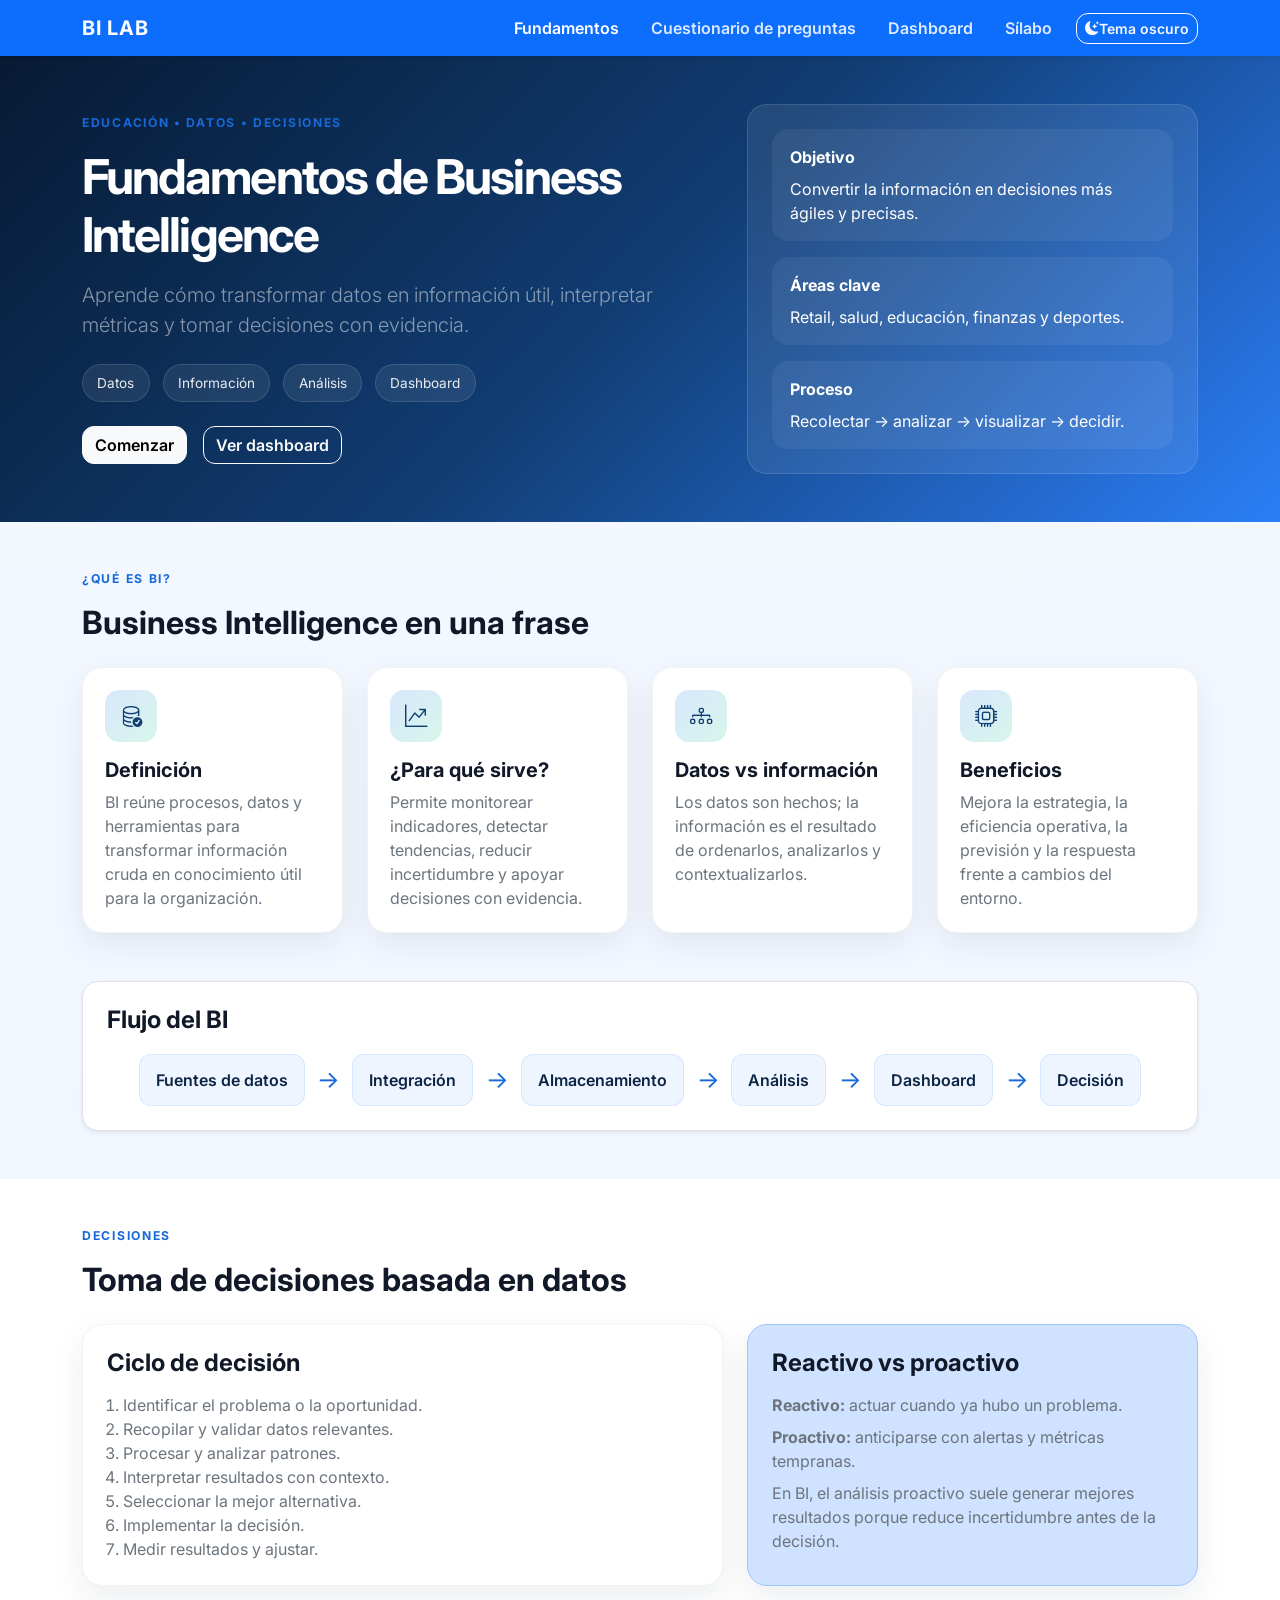
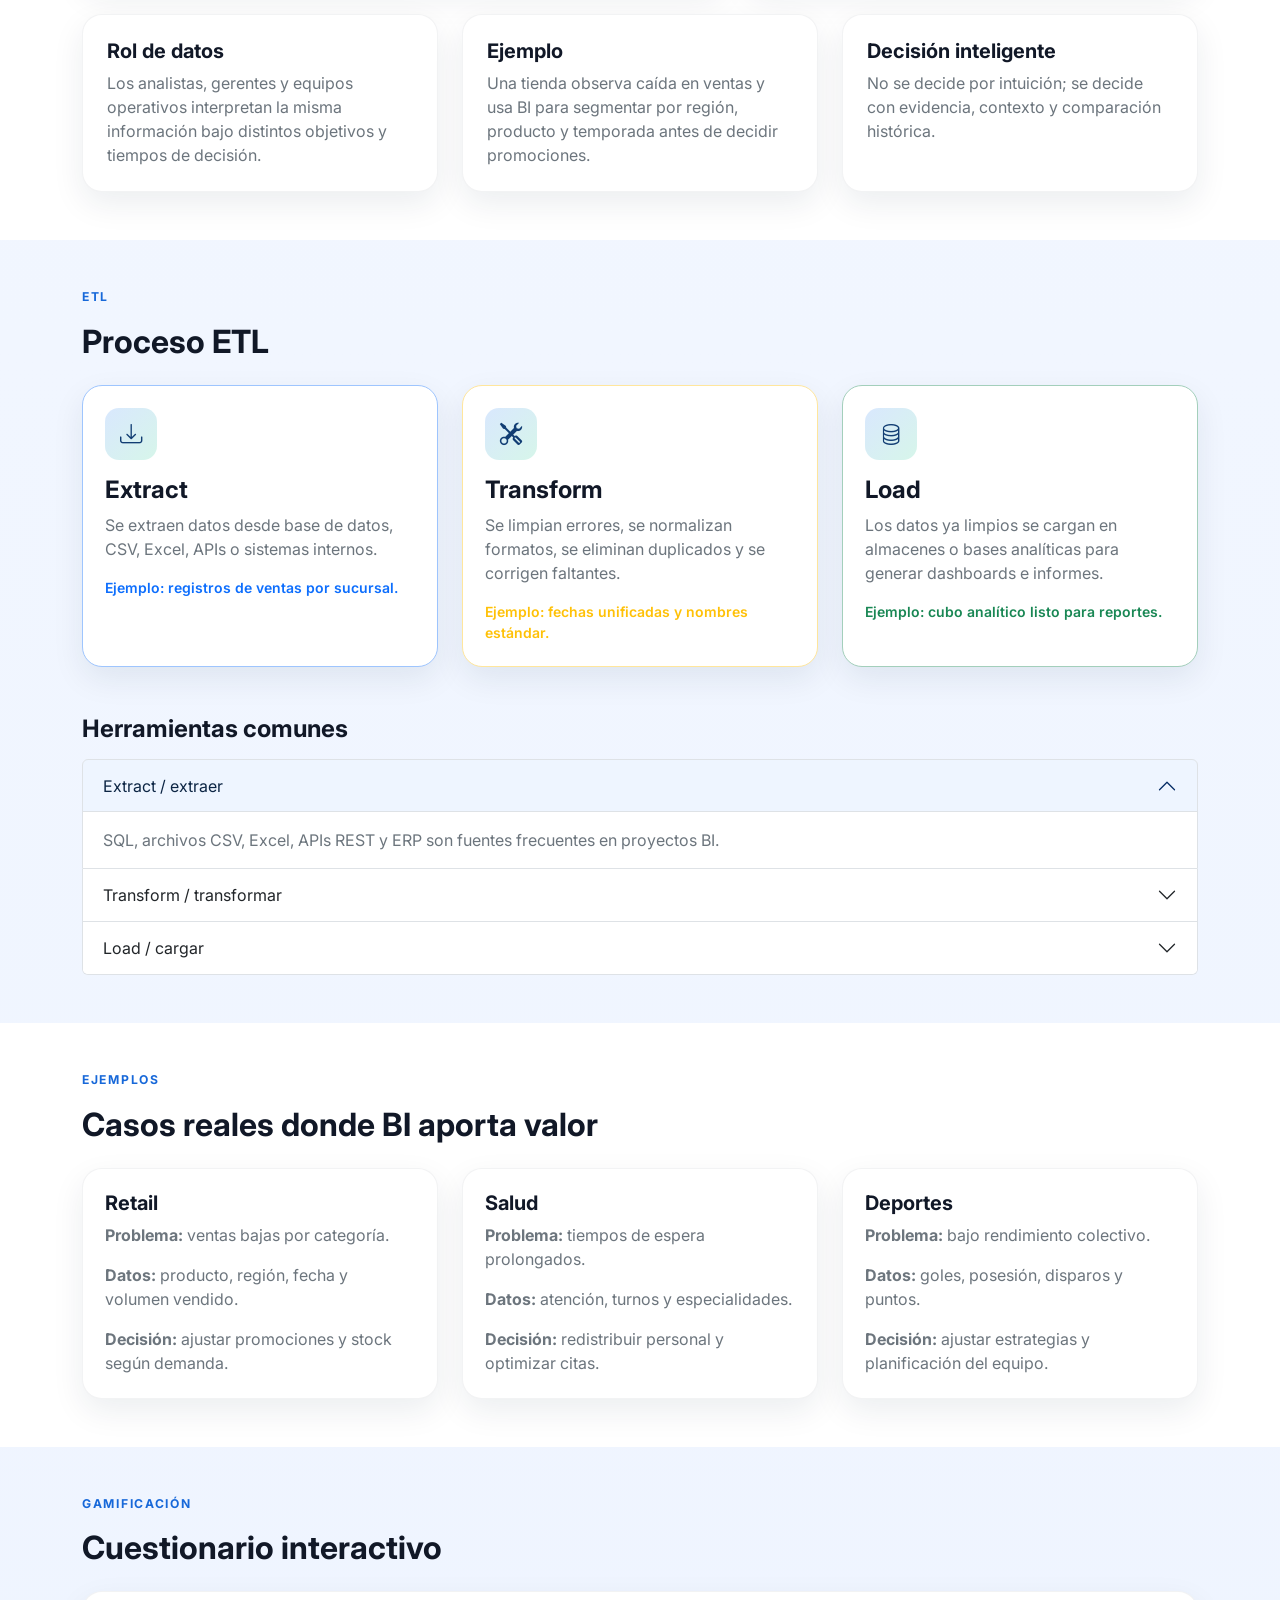
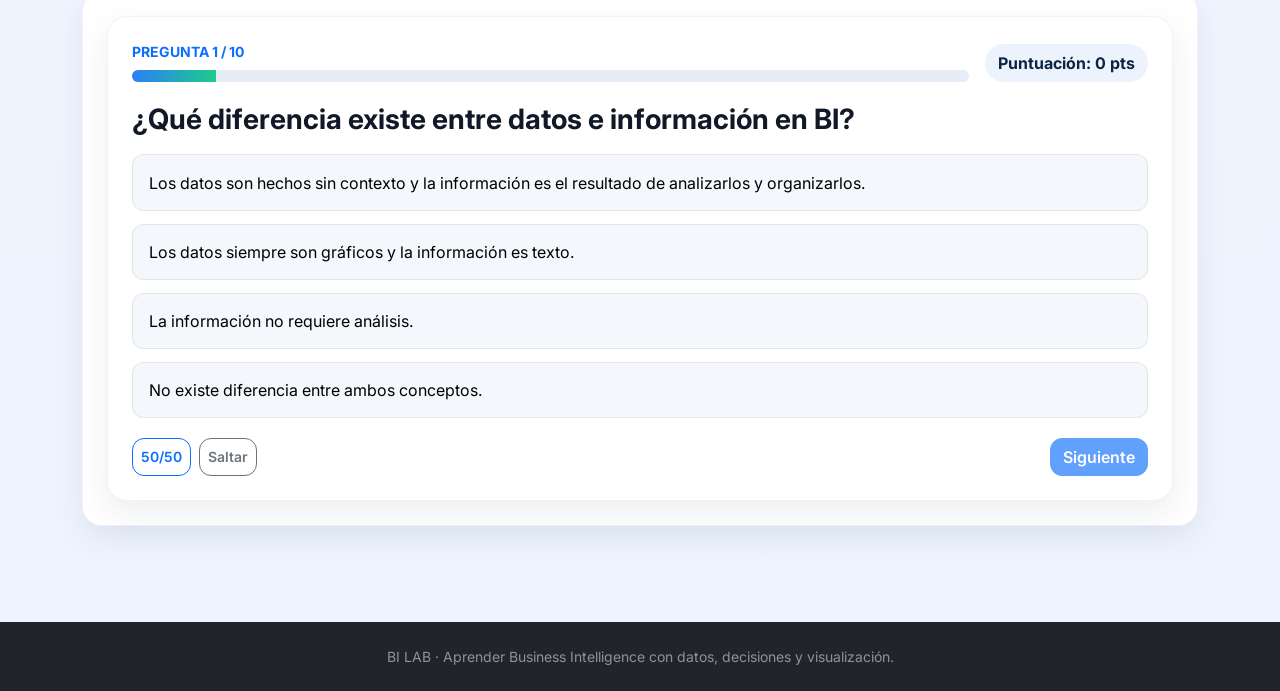
<file: index.html>
<!DOCTYPE html>
<html lang="es">
  <head>
    <meta charset="UTF-8" />
    <meta name="viewport" content="width=device-width, initial-scale=1.0" />
    <meta name="description" content="Material educativo sobre Business Intelligence, ETL, decisiones basadas en datos y dashboard deportivo." />
    <title>BI LAB | Fundamentos de Business Intelligence</title>
    <link rel="preconnect" href="https://fonts.googleapis.com" />
    <link rel="preconnect" href="https://fonts.gstatic.com" crossorigin />
    <link href="https://fonts.googleapis.com/css2?family=Inter:wght@400;500;600;700;800&display=swap" rel="stylesheet" />
    <link href="https://cdn.jsdelivr.net/npm/bootstrap@5.3.3/dist/css/bootstrap.min.css" rel="stylesheet" />
    <link href="https://cdn.jsdelivr.net/npm/bootstrap-icons@1.11.3/font/bootstrap-icons.min.css" rel="stylesheet" />
    <link rel="stylesheet" href="css/styles.css" />
    <link rel="stylesheet" href="css/index.css" />
  </head>
  <body>
    <nav class="navbar navbar-expand-lg navbar-dark bg-primary sticky-top shadow-sm">
      <div class="container">
        <a class="navbar-brand fw-bold" href="index.html">BI LAB</a>
        <button class="navbar-toggler" type="button" data-bs-toggle="collapse" data-bs-target="#mainNav" aria-controls="mainNav" aria-expanded="false" aria-label="Abrir menú">
          <span class="navbar-toggler-icon"></span>
        </button>
        <div class="collapse navbar-collapse" id="mainNav">
          <ul class="navbar-nav ms-auto align-items-lg-center gap-lg-3">
            <li class="nav-item"><a class="nav-link active" href="#bi-section">Fundamentos</a></li>
            <li class="nav-item"><a class="nav-link" href="#quiz-section">Cuestionario de preguntas</a></li>
            <li class="nav-item"><a class="nav-link" href="dashboard.html">Dashboard</a></li>
            <li class="nav-item"><a class="nav-link" href="silabo.html">Sílabo</a></li>
            <li class="nav-item">
              <button id="themeToggle" class="btn btn-outline-light btn-sm" type="button" aria-label="Cambiar a tema oscuro">
                <i class="bi bi-moon-stars-fill" aria-hidden="true"></i>
                <span>Tema oscuro</span>
              </button>
            </li>
          </ul>
        </div>
      </div>
    </nav>

    <header class="hero-section">
      <div class="container">
        <div class="row align-items-center g-4">
          <div class="col-lg-7 hero-content">
            <p class="section-label">Educación • Datos • Decisiones</p>
            <h1 class="display-5 fw-bold">Fundamentos de Business Intelligence</h1>
            <p class="lead mt-3 text-white-50">
              Aprende cómo transformar datos en información útil, interpretar métricas y tomar decisiones con evidencia.
            </p>
            <div class="hero-badges mt-4">
              <span>Datos</span>
              <span>Información</span>
              <span>Análisis</span>
              <span>Dashboard</span>
            </div>
            <div class="mt-4 d-flex flex-wrap gap-3">
              <a href="#bi-section" class="btn btn-light fw-semibold">Comenzar</a>
              <a href="dashboard.html" class="btn btn-outline-light fw-semibold">Ver dashboard</a>
            </div>
          </div>
          <div class="col-lg-5">
            <div class="hero-panel">
              <div class="info-box">
                <strong>Objetivo</strong>
                <p class="mb-0 mt-2">Convertir la información en decisiones más ágiles y precisas.</p>
              </div>
              <div class="info-box">
                <strong>Áreas clave</strong>
                <p class="mb-0 mt-2">Retail, salud, educación, finanzas y deportes.</p>
              </div>
              <div class="info-box">
                <strong>Proceso</strong>
                <p class="mb-0 mt-2">Recolectar → analizar → visualizar → decidir.</p>
              </div>
            </div>
          </div>
        </div>
      </div>
    </header>

    <main>
      <section id="bi-section" class="py-5">
        <div class="container">
          <div class="mb-4">
            <p class="section-label">¿Qué es BI?</p>
            <h2 class="fw-bold">Business Intelligence en una frase</h2>
          </div>

          <div class="row g-4">
            <div class="col-md-6 col-xl-3">
              <article class="feature-card h-100">
                <div class="icon-wrap"><i class="bi bi-database-check"></i></div>
                <h3 class="h5 fw-bold">Definición</h3>
                <p class="text-secondary mb-0">BI reúne procesos, datos y herramientas para transformar información cruda en conocimiento útil para la organización.</p>
              </article>
            </div>
            <div class="col-md-6 col-xl-3">
              <article class="feature-card h-100">
                <div class="icon-wrap"><i class="bi bi-graph-up-arrow"></i></div>
                <h3 class="h5 fw-bold">¿Para qué sirve?</h3>
                <p class="text-secondary mb-0">Permite monitorear indicadores, detectar tendencias, reducir incertidumbre y apoyar decisiones con evidencia.</p>
              </article>
            </div>
            <div class="col-md-6 col-xl-3">
              <article class="feature-card h-100">
                <div class="icon-wrap"><i class="bi bi-diagram-3"></i></div>
                <h3 class="h5 fw-bold">Datos vs información</h3>
                <p class="text-secondary mb-0">Los datos son hechos; la información es el resultado de ordenarlos, analizarlos y contextualizarlos.</p>
              </article>
            </div>
            <div class="col-md-6 col-xl-3">
              <article class="feature-card h-100">
                <div class="icon-wrap"><i class="bi bi-cpu"></i></div>
                <h3 class="h5 fw-bold">Beneficios</h3>
                <p class="text-secondary mb-0">Mejora la estrategia, la eficiencia operativa, la previsión y la respuesta frente a cambios del entorno.</p>
              </article>
            </div>
          </div>

          <div class="mt-5 p-4 bg-white rounded-4 shadow-sm border">
            <h3 class="h4 fw-bold mb-3">Flujo del BI</h3>
            <div class="step-flow" aria-label="Flujo de Business Intelligence">
              <span class="step">Fuentes de datos</span>
              <span class="arrow">→</span>
              <span class="step">Integración</span>
              <span class="arrow">→</span>
              <span class="step">Almacenamiento</span>
              <span class="arrow">→</span>
              <span class="step">Análisis</span>
              <span class="arrow">→</span>
              <span class="step">Dashboard</span>
              <span class="arrow">→</span>
              <span class="step">Decisión</span>
            </div>
          </div>
        </div>
      </section>

      <section class="py-5 bg-white">
        <div class="container">
          <div class="mb-4">
            <p class="section-label">Decisiones</p>
            <h2 class="fw-bold">Toma de decisiones basada en datos</h2>
          </div>

          <div class="row g-4 align-items-stretch">
            <div class="col-lg-7">
              <div class="feature-card p-4 h-100">
                <h3 class="h4 fw-bold mb-3">Ciclo de decisión</h3>
                <ol class="mb-0 ps-3 text-secondary">
                  <li>Identificar el problema o la oportunidad.</li>
                  <li>Recopilar y validar datos relevantes.</li>
                  <li>Procesar y analizar patrones.</li>
                  <li>Interpretar resultados con contexto.</li>
                  <li>Seleccionar la mejor alternativa.</li>
                  <li>Implementar la decisión.</li>
                  <li>Medir resultados y ajustar.</li>
                </ol>
              </div>
            </div>
            <div class="col-lg-5">
              <div class="feature-card p-4 h-100 bg-primary-subtle border-primary-subtle">
                <h3 class="h4 fw-bold mb-3">Reactivo vs proactivo</h3>
                <p class="text-secondary mb-2"><strong>Reactivo:</strong> actuar cuando ya hubo un problema.</p>
                <p class="text-secondary mb-2"><strong>Proactivo:</strong> anticiparse con alertas y métricas tempranas.</p>
                <p class="text-secondary mb-0">En BI, el análisis proactivo suele generar mejores resultados porque reduce incertidumbre antes de la decisión.</p>
              </div>
            </div>
          </div>

          <div class="row g-4 mt-1">
            <div class="col-md-4">
              <div class="feature-card h-100 p-4">
                <h3 class="h5 fw-bold">Rol de datos</h3>
                <p class="text-secondary mb-0">Los analistas, gerentes y equipos operativos interpretan la misma información bajo distintos objetivos y tiempos de decisión.</p>
              </div>
            </div>
            <div class="col-md-4">
              <div class="feature-card h-100 p-4">
                <h3 class="h5 fw-bold">Ejemplo</h3>
                <p class="text-secondary mb-0">Una tienda observa caída en ventas y usa BI para segmentar por región, producto y temporada antes de decidir promociones.</p>
              </div>
            </div>
            <div class="col-md-4">
              <div class="feature-card h-100 p-4">
                <h3 class="h5 fw-bold">Decisión inteligente</h3>
                <p class="text-secondary mb-0">No se decide por intuición; se decide con evidencia, contexto y comparación histórica.</p>
              </div>
            </div>
          </div>
        </div>
      </section>

      <section class="py-5">
        <div class="container">
          <div class="mb-4">
            <p class="section-label">ETL</p>
            <h2 class="fw-bold">Proceso ETL</h2>
          </div>

          <div class="row g-4">
            <div class="col-md-4">
              <article class="etl-card border-primary-subtle">
                <div class="icon-wrap"><i class="bi bi-download"></i></div>
                <h3 class="h4 fw-bold">Extract</h3>
                <p class="text-secondary">Se extraen datos desde base de datos, CSV, Excel, APIs o sistemas internos.</p>
                <div class="small text-primary fw-semibold">Ejemplo: registros de ventas por sucursal.</div>
              </article>
            </div>
            <div class="col-md-4">
              <article class="etl-card border-warning-subtle">
                <div class="icon-wrap"><i class="bi bi-tools"></i></div>
                <h3 class="h4 fw-bold">Transform</h3>
                <p class="text-secondary">Se limpian errores, se normalizan formatos, se eliminan duplicados y se corrigen faltantes.</p>
                <div class="small text-warning fw-semibold">Ejemplo: fechas unificadas y nombres estándar.</div>
              </article>
            </div>
            <div class="col-md-4">
              <article class="etl-card border-success-subtle">
                <div class="icon-wrap"><i class="bi bi-database"></i></div>
                <h3 class="h4 fw-bold">Load</h3>
                <p class="text-secondary">Los datos ya limpios se cargan en almacenes o bases analíticas para generar dashboards e informes.</p>
                <div class="small text-success fw-semibold">Ejemplo: cubo analítico listo para reportes.</div>
              </article>
            </div>
          </div>

          <div class="mt-5">
            <h3 class="h4 fw-bold mb-3">Herramientas comunes</h3>
            <div class="accordion" id="etlAccordion">
              <div class="accordion-item">
                <h2 class="accordion-header" id="headingOne">
                  <button class="accordion-button" type="button" data-bs-toggle="collapse" data-bs-target="#collapseOne" aria-expanded="true" aria-controls="collapseOne">
                    Extract / extraer
                  </button>
                </h2>
                <div id="collapseOne" class="accordion-collapse collapse show" aria-labelledby="headingOne" data-bs-parent="#etlAccordion">
                  <div class="accordion-body text-secondary">
                    SQL, archivos CSV, Excel, APIs REST y ERP son fuentes frecuentes en proyectos BI.
                  </div>
                </div>
              </div>
              <div class="accordion-item">
                <h2 class="accordion-header" id="headingTwo">
                  <button class="accordion-button collapsed" type="button" data-bs-toggle="collapse" data-bs-target="#collapseTwo" aria-expanded="false" aria-controls="collapseTwo">
                    Transform / transformar
                  </button>
                </h2>
                <div id="collapseTwo" class="accordion-collapse collapse" aria-labelledby="headingTwo" data-bs-parent="#etlAccordion">
                  <div class="accordion-body text-secondary">
                    El objetivo es garantizar calidad de datos: eliminar duplicados, corregir valores nulos y normalizar categorías.
                  </div>
                </div>
              </div>
              <div class="accordion-item">
                <h2 class="accordion-header" id="headingThree">
                  <button class="accordion-button collapsed" type="button" data-bs-toggle="collapse" data-bs-target="#collapseThree" aria-expanded="false" aria-controls="collapseThree">
                    Load / cargar
                  </button>
                </h2>
                <div id="collapseThree" class="accordion-collapse collapse" aria-labelledby="headingThree" data-bs-parent="#etlAccordion">
                  <div class="accordion-body text-secondary">
                    Una vez limpios, los datos pasan a un data warehouse o modelo analítico listo para reportes y dashboards.
                  </div>
                </div>
              </div>
            </div>
          </div>
        </div>
      </section>

      <section class="py-5 bg-white">
        <div class="container">
          <div class="mb-4">
            <p class="section-label">Ejemplos</p>
            <h2 class="fw-bold">Casos reales donde BI aporta valor</h2>
          </div>

          <div class="row g-4">
            <div class="col-md-6 col-xl-4">
              <article class="case-card h-100">
                <h3 class="h5 fw-bold">Retail</h3>
                <p class="text-secondary"><strong>Problema:</strong> ventas bajas por categoría.</p>
                <p class="text-secondary"><strong>Datos:</strong> producto, región, fecha y volumen vendido.</p>
                <p class="text-secondary mb-0"><strong>Decisión:</strong> ajustar promociones y stock según demanda.</p>
              </article>
            </div>
            <div class="col-md-6 col-xl-4">
              <article class="case-card h-100">
                <h3 class="h5 fw-bold">Salud</h3>
                <p class="text-secondary"><strong>Problema:</strong> tiempos de espera prolongados.</p>
                <p class="text-secondary"><strong>Datos:</strong> atención, turnos y especialidades.</p>
                <p class="text-secondary mb-0"><strong>Decisión:</strong> redistribuir personal y optimizar citas.</p>
              </article>
            </div>
            <div class="col-md-6 col-xl-4">
              <article class="case-card h-100">
                <h3 class="h5 fw-bold">Deportes</h3>
                <p class="text-secondary"><strong>Problema:</strong> bajo rendimiento colectivo.</p>
                <p class="text-secondary"><strong>Datos:</strong> goles, posesión, disparos y puntos.</p>
                <p class="text-secondary mb-0"><strong>Decisión:</strong> ajustar estrategias y planificación del equipo.</p>
              </article>
            </div>
          </div>
        </div>
      </section>

      <section id="quiz-section" class="py-5">
        <div class="container">
          <div class="mb-4">
            <p class="section-label">Gamificación</p>
            <h2 class="fw-bold">Cuestionario interactivo</h2>
          </div>
          <div id="quizContainer" class="quiz-shell"></div>
        </div>
      </section>
    </main>

    <footer class="bg-dark text-white py-4 mt-5">
      <div class="container text-center small text-white-50">
        BI LAB · Aprender Business Intelligence con datos, decisiones y visualización.
      </div>
    </footer>

    <script src="https://cdn.jsdelivr.net/npm/bootstrap@5.3.3/dist/js/bootstrap.bundle.min.js"></script>
    <script src="js/quiz.js"></script>
    <script src="js/main.js"></script>
  </body>
</html>
</file>
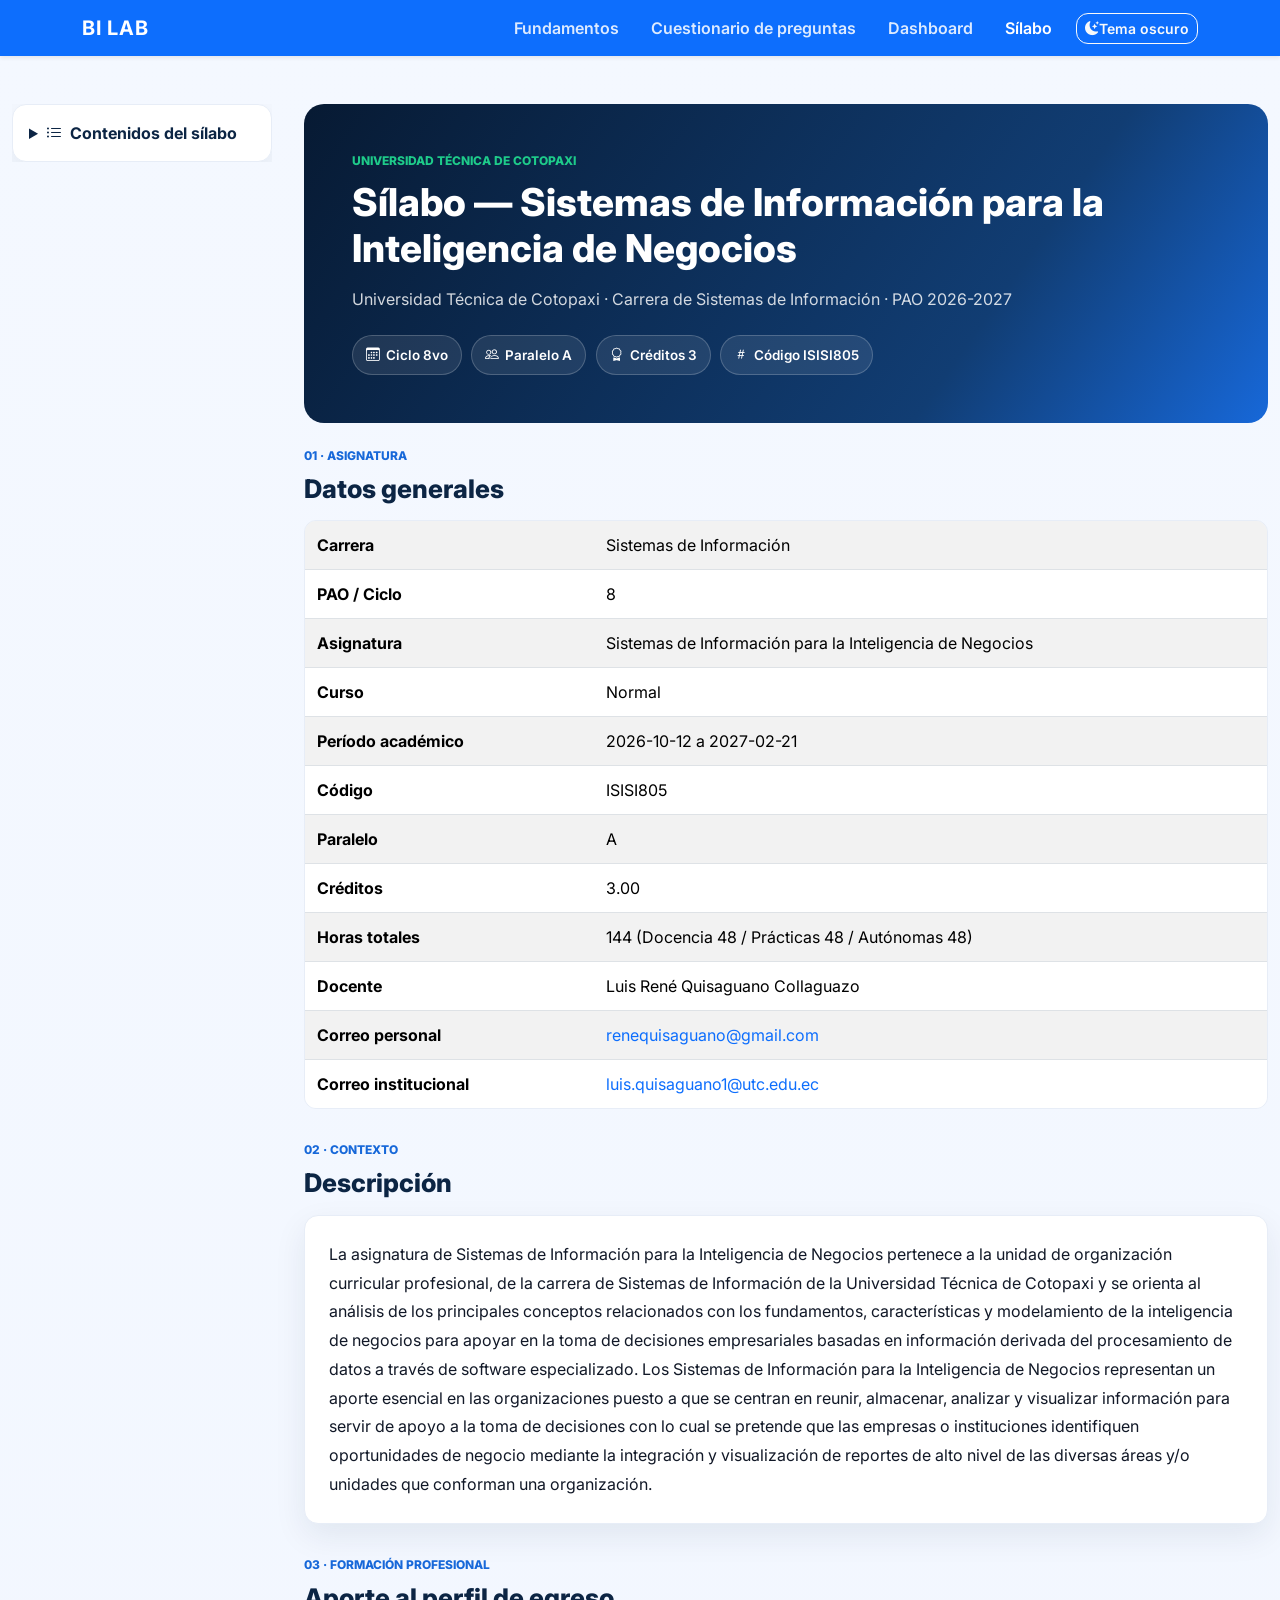
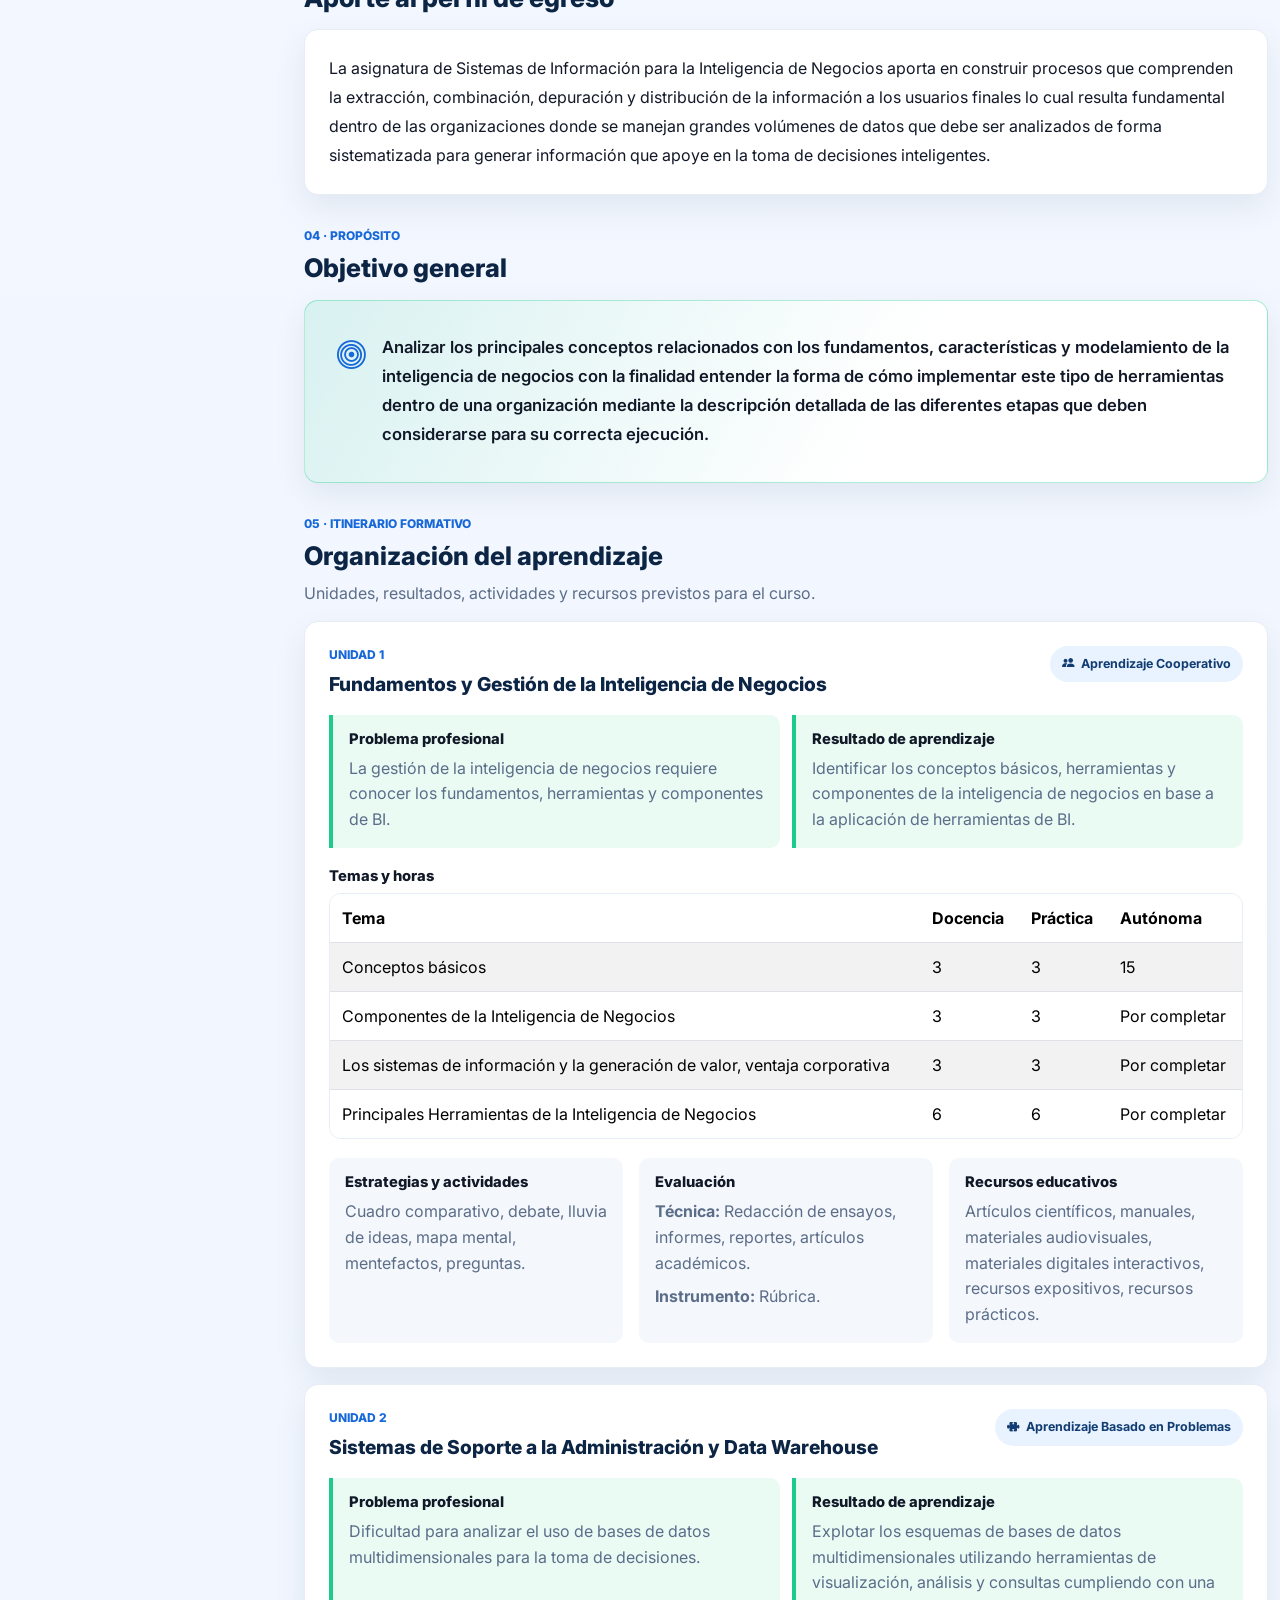
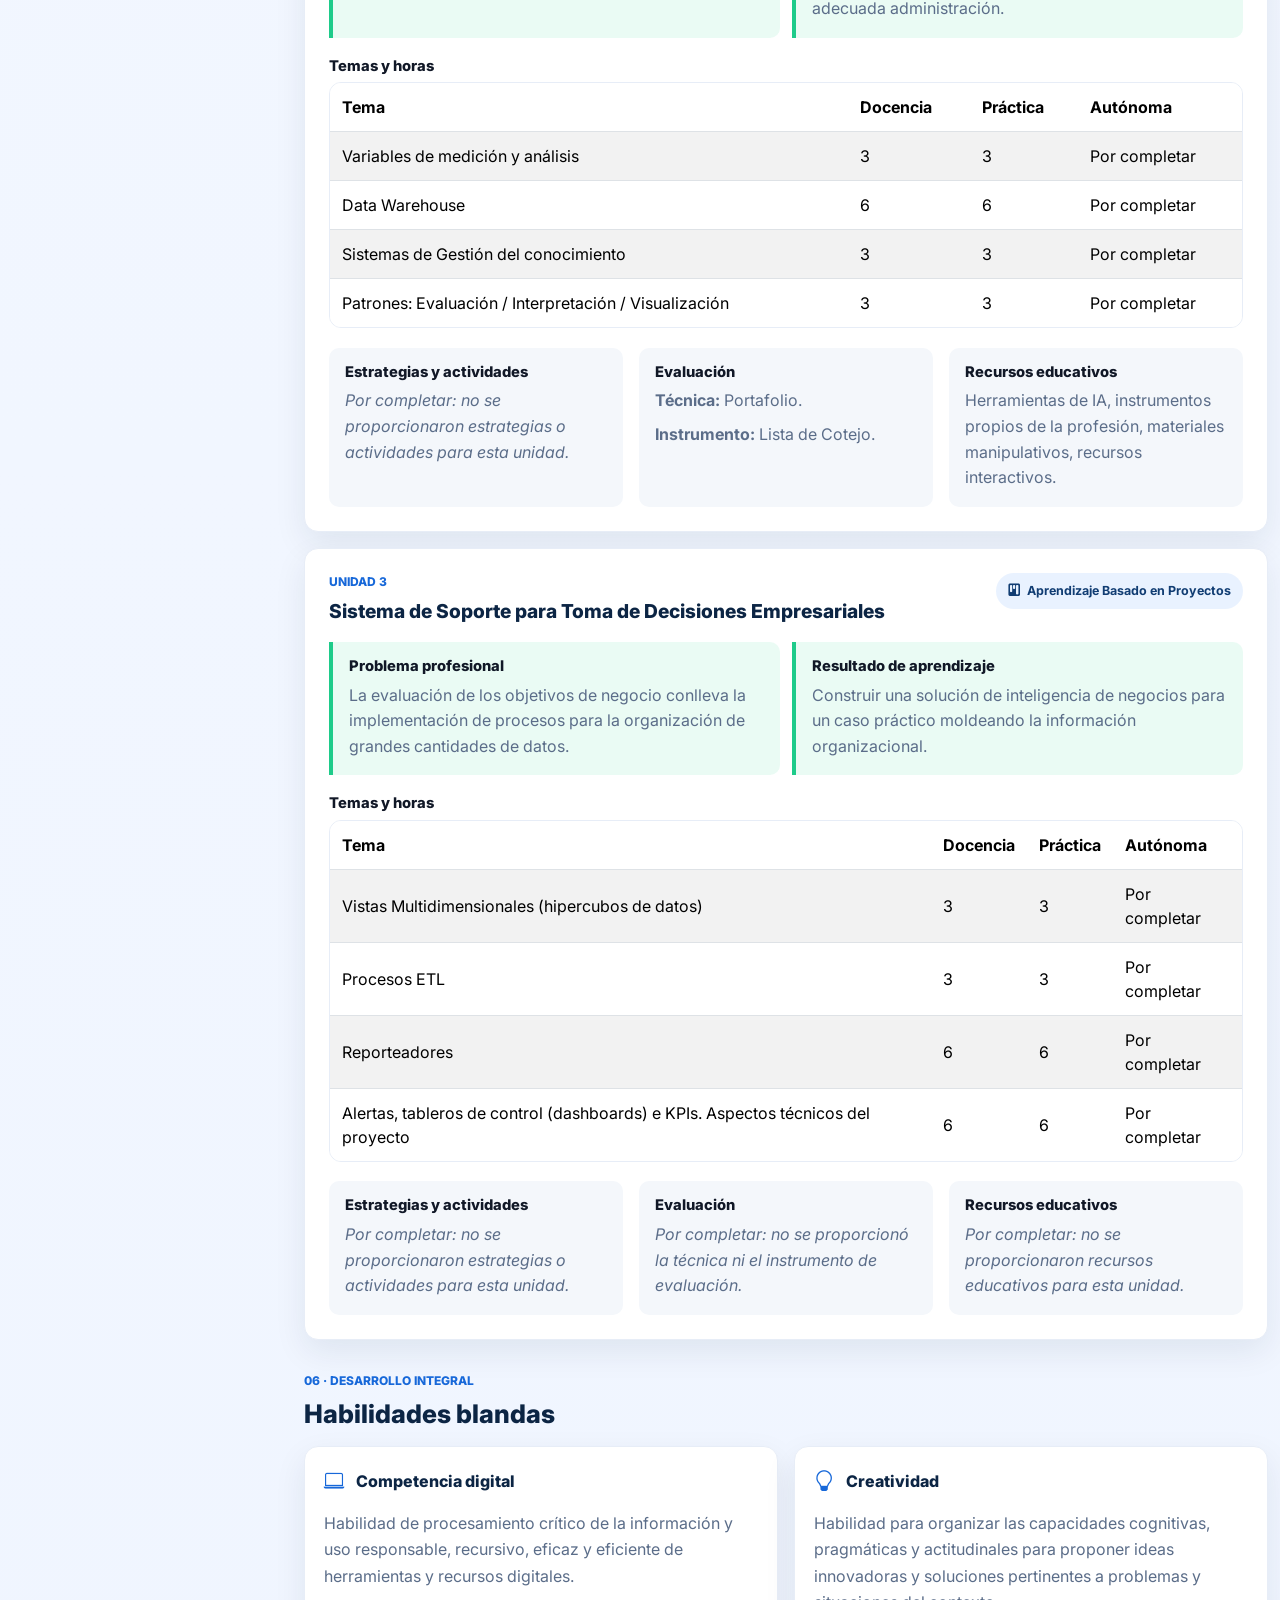
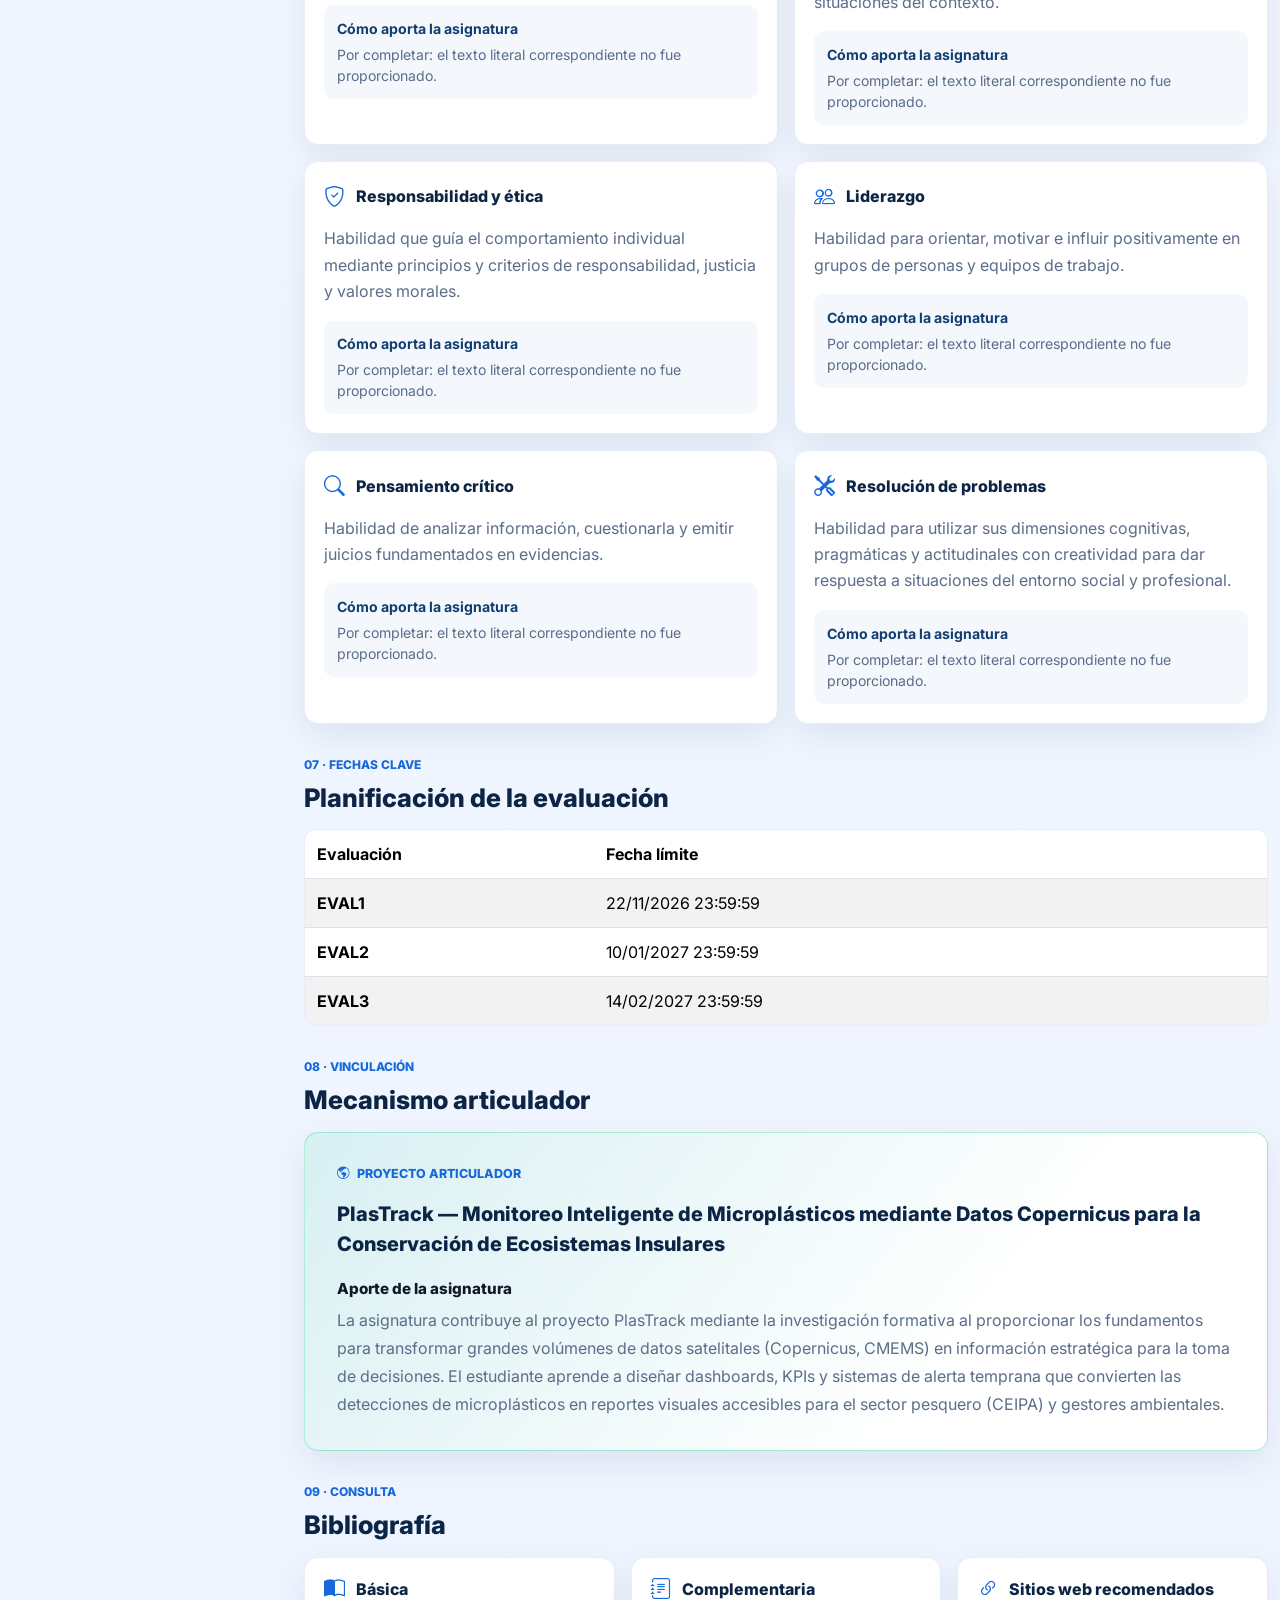
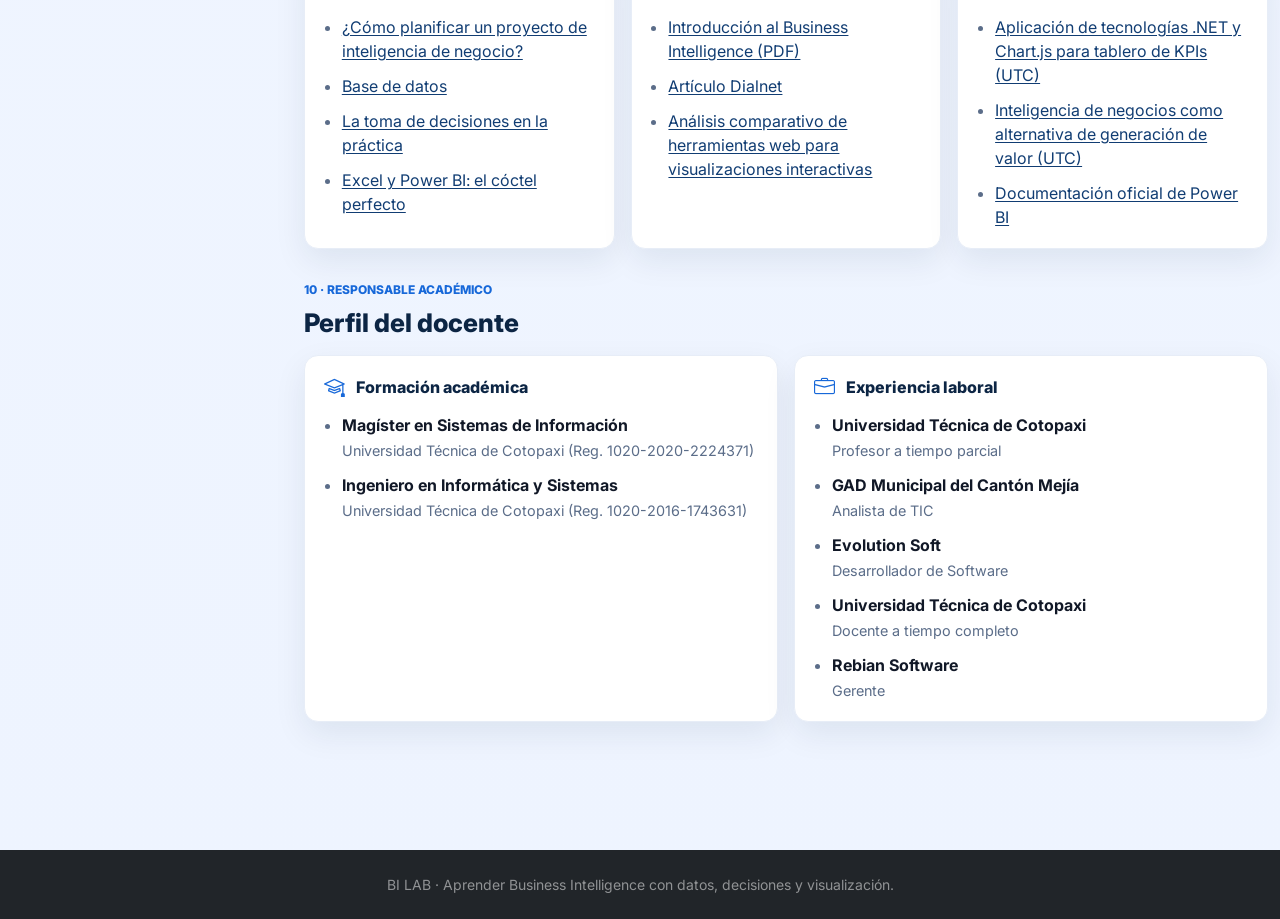
<file: silabo.html>
<!DOCTYPE html>
<html lang="es">
  <head>
    <meta charset="UTF-8" />
    <meta name="viewport" content="width=device-width, initial-scale=1.0" />
    <meta name="description" content="Sílabo de Sistemas de Información para la Inteligencia de Negocios, Universidad Técnica de Cotopaxi, PAO 2026-2027." />
    <title>Sílabo | Sistemas de Información para la Inteligencia de Negocios</title>
    <link rel="preconnect" href="https://fonts.googleapis.com" />
    <link rel="preconnect" href="https://fonts.gstatic.com" crossorigin />
    <link href="https://fonts.googleapis.com/css2?family=Inter:wght@400;500;600;700;800&display=swap" rel="stylesheet" />
    <link href="https://cdn.jsdelivr.net/npm/bootstrap@5.3.3/dist/css/bootstrap.min.css" rel="stylesheet" />
    <link href="https://cdn.jsdelivr.net/npm/bootstrap-icons@1.11.3/font/bootstrap-icons.min.css" rel="stylesheet" />
    <link rel="stylesheet" href="css/styles.css" />
    <link rel="stylesheet" href="css/silabo.css" />
  </head>
  <body>
    <nav class="navbar navbar-expand-lg navbar-dark bg-primary sticky-top shadow-sm">
      <div class="container">
        <a class="navbar-brand fw-bold" href="index.html">BI LAB</a>
        <button class="navbar-toggler" type="button" data-bs-toggle="collapse" data-bs-target="#mainNav" aria-controls="mainNav" aria-expanded="false" aria-label="Abrir menú"><span class="navbar-toggler-icon"></span></button>
        <div class="collapse navbar-collapse" id="mainNav">
          <ul class="navbar-nav ms-auto align-items-lg-center gap-lg-3">
            <li class="nav-item"><a class="nav-link" href="index.html">Fundamentos</a></li>
            <li class="nav-item"><a class="nav-link" href="index.html#quiz-section">Cuestionario de preguntas</a></li>
            <li class="nav-item"><a class="nav-link" href="dashboard.html">Dashboard</a></li>
            <li class="nav-item"><a class="nav-link active" href="silabo.html" aria-current="page">Sílabo</a></li>
            <li class="nav-item"><button id="themeToggle" class="btn btn-outline-light btn-sm" type="button" aria-label="Cambiar a tema oscuro"><i class="bi bi-moon-stars-fill" aria-hidden="true"></i><span>Tema oscuro</span></button></li>
          </ul>
        </div>
      </div>
    </nav>

    <main class="container syllabus-page py-4 py-lg-5">
      <div class="syllabus-layout">
        <aside class="syllabus-sidebar" aria-label="Navegación del sílabo">
          <details class="syllabus-index">
            <summary><i class="bi bi-list-ul me-2" aria-hidden="true"></i>Contenidos del sílabo</summary>
            <nav aria-label="Índice de secciones"><ol>
              <li><a href="#datos-generales">Datos generales</a></li>
              <li><a href="#descripcion">Descripción</a></li>
              <li><a href="#aporte-perfil">Aporte al perfil de egreso</a></li>
              <li><a href="#objetivo">Objetivo general</a></li>
              <li><a href="#organizacion-aprendizaje">Organización del aprendizaje</a></li>
              <li><a href="#unidad-1">Unidad 1</a></li>
              <li><a href="#unidad-2">Unidad 2</a></li>
              <li><a href="#unidad-3">Unidad 3</a></li>
              <li><a href="#habilidades">Habilidades blandas</a></li>
              <li><a href="#evaluacion">Evaluación</a></li>
              <li><a href="#plastrack">Mecanismo articulador</a></li>
              <li><a href="#bibliografia">Bibliografía</a></li>
              <li><a href="#docente">Perfil del docente</a></li>
            </ol></nav>
          </details>
        </aside>

        <div class="syllabus-content">
          <header class="syllabus-hero">
            <p class="syllabus-eyebrow">Universidad Técnica de Cotopaxi</p>
            <h1>Sílabo — Sistemas de Información para la Inteligencia de Negocios</h1>
            <p class="syllabus-subtitle">Universidad Técnica de Cotopaxi · Carrera de Sistemas de Información · PAO 2026-2027</p>
            <div class="syllabus-badges" aria-label="Información del curso">
              <span><i class="bi bi-calendar3" aria-hidden="true"></i>Ciclo 8vo</span>
              <span><i class="bi bi-people" aria-hidden="true"></i>Paralelo A</span>
              <span><i class="bi bi-award" aria-hidden="true"></i>Créditos 3</span>
              <span><i class="bi bi-hash" aria-hidden="true"></i>Código ISISI805</span>
            </div>
          </header>

          <section id="datos-generales" class="syllabus-section">
            <div class="section-heading"><p class="section-kicker">01 · Asignatura</p><h2>Datos generales</h2></div>
            <div class="table-responsive syllabus-table-wrap"><table class="table table-striped align-middle mb-0">
              <caption class="visually-hidden">Datos generales de la asignatura</caption><tbody>
                <tr><th scope="row">Carrera</th><td>Sistemas de Información</td></tr>
                <tr><th scope="row">PAO / Ciclo</th><td>8</td></tr>
                <tr><th scope="row">Asignatura</th><td>Sistemas de Información para la Inteligencia de Negocios</td></tr>
                <tr><th scope="row">Curso</th><td>Normal</td></tr>
                <tr><th scope="row">Período académico</th><td>2026-10-12 a 2027-02-21</td></tr>
                <tr><th scope="row">Código</th><td>ISISI805</td></tr>
                <tr><th scope="row">Paralelo</th><td>A</td></tr>
                <tr><th scope="row">Créditos</th><td>3.00</td></tr>
                <tr><th scope="row">Horas totales</th><td>144 (Docencia 48 / Prácticas 48 / Autónomas 48)</td></tr>
                <tr><th scope="row">Docente</th><td>Luis René Quisaguano Collaguazo</td></tr>
                <tr><th scope="row">Correo personal</th><td><a href="mailto:renequisaguano@gmail.com">renequisaguano@gmail.com</a></td></tr>
                <tr><th scope="row">Correo institucional</th><td><a href="mailto:luis.quisaguano1@utc.edu.ec">luis.quisaguano1@utc.edu.ec</a></td></tr>
              </tbody></table></div>
          </section>

          <section id="descripcion" class="syllabus-section">
            <div class="section-heading"><p class="section-kicker">02 · Contexto</p><h2>Descripción</h2></div>
            <article class="syllabus-panel"><p class="mb-0">La asignatura de Sistemas de Información para la Inteligencia de Negocios pertenece a la unidad de organización curricular profesional, de la carrera de Sistemas de Información de la Universidad Técnica de Cotopaxi y se orienta al análisis de los principales conceptos relacionados con los fundamentos, características y modelamiento de la inteligencia de negocios para apoyar en la toma de decisiones empresariales basadas en información derivada del procesamiento de datos a través de software especializado. Los Sistemas de Información para la Inteligencia de Negocios representan un aporte esencial en las organizaciones puesto a que se centran en reunir, almacenar, analizar y visualizar información para servir de apoyo a la toma de decisiones con lo cual se pretende que las empresas o instituciones identifiquen oportunidades de negocio mediante la integración y visualización de reportes de alto nivel de las diversas áreas y/o unidades que conforman una organización.</p></article>
          </section>

          <section id="aporte-perfil" class="syllabus-section">
            <div class="section-heading"><p class="section-kicker">03 · Formación profesional</p><h2>Aporte al perfil de egreso</h2></div>
            <article class="syllabus-panel"><p class="mb-0">La asignatura de Sistemas de Información para la Inteligencia de Negocios aporta en construir procesos que comprenden la extracción, combinación, depuración y distribución de la información a los usuarios finales lo cual resulta fundamental dentro de las organizaciones donde se manejan grandes volúmenes de datos que debe ser analizados de forma sistematizada para generar información que apoye en la toma de decisiones inteligentes.</p></article>
          </section>

          <section id="objetivo" class="syllabus-section">
            <div class="section-heading"><p class="section-kicker">04 · Propósito</p><h2>Objetivo general</h2></div>
            <article class="objective-panel"><i class="bi bi-bullseye" aria-hidden="true"></i><p class="mb-0">Analizar los principales conceptos relacionados con los fundamentos, características y modelamiento de la inteligencia de negocios con la finalidad entender la forma de cómo implementar este tipo de herramientas dentro de una organización mediante la descripción detallada de las diferentes etapas que deben considerarse para su correcta ejecución.</p></article>
          </section>

          <section id="organizacion-aprendizaje" class="syllabus-section">
            <div class="section-heading"><p class="section-kicker">05 · Itinerario formativo</p><h2>Organización del aprendizaje</h2><p class="section-intro">Unidades, resultados, actividades y recursos previstos para el curso.</p></div>

            <article id="unidad-1" class="unit-card">
              <header class="unit-heading"><div><p class="section-kicker">Unidad 1</p><h3>Fundamentos y Gestión de la Inteligencia de Negocios</h3></div><span class="method-badge"><i class="bi bi-people-fill" aria-hidden="true"></i>Aprendizaje Cooperativo</span></header>
              <div class="learning-outcome">
                <div><h4>Problema profesional</h4><p>La gestión de la inteligencia de negocios requiere conocer los fundamentos, herramientas y componentes de BI.</p></div>
                <div><h4>Resultado de aprendizaje</h4><p>Identificar los conceptos básicos, herramientas y componentes de la inteligencia de negocios en base a la aplicación de herramientas de BI.</p></div>
              </div>
              <div class="unit-subsection"><h4>Temas y horas</h4><div class="table-responsive syllabus-table-wrap"><table class="table table-striped align-middle mb-0"><caption class="visually-hidden">Temas y horas de la Unidad 1</caption><thead><tr><th>Tema</th><th>Docencia</th><th>Práctica</th><th>Autónoma</th></tr></thead><tbody>
                <tr><td>Conceptos básicos</td><td>3</td><td>3</td><td>15</td></tr>
                <tr><td>Componentes de la Inteligencia de Negocios</td><td>3</td><td>3</td><td>Por completar</td></tr>
                <tr><td>Los sistemas de información y la generación de valor, ventaja corporativa</td><td>3</td><td>3</td><td>Por completar</td></tr>
                <tr><td>Principales Herramientas de la Inteligencia de Negocios</td><td>6</td><td>6</td><td>Por completar</td></tr>
              </tbody></table></div></div>
              <div class="unit-details-grid">
                <div class="unit-subsection"><h4>Estrategias y actividades</h4><p>Cuadro comparativo, debate, lluvia de ideas, mapa mental, mentefactos, preguntas.</p></div>
                <div class="unit-subsection"><h4>Evaluación</h4><p><strong>Técnica:</strong> Redacción de ensayos, informes, reportes, artículos académicos.</p><p><strong>Instrumento:</strong> Rúbrica.</p></div>
                <div class="unit-subsection"><h4>Recursos educativos</h4><p>Artículos científicos, manuales, materiales audiovisuales, materiales digitales interactivos, recursos expositivos, recursos prácticos.</p></div>
              </div>
            </article>

            <article id="unidad-2" class="unit-card">
              <header class="unit-heading"><div><p class="section-kicker">Unidad 2</p><h3>Sistemas de Soporte a la Administración y Data Warehouse</h3></div><span class="method-badge"><i class="bi bi-puzzle-fill" aria-hidden="true"></i>Aprendizaje Basado en Problemas</span></header>
              <div class="learning-outcome">
                <div><h4>Problema profesional</h4><p>Dificultad para analizar el uso de bases de datos multidimensionales para la toma de decisiones.</p></div>
                <div><h4>Resultado de aprendizaje</h4><p>Explotar los esquemas de bases de datos multidimensionales utilizando herramientas de visualización, análisis y consultas cumpliendo con una adecuada administración.</p></div>
              </div>
              <div class="unit-subsection"><h4>Temas y horas</h4><div class="table-responsive syllabus-table-wrap"><table class="table table-striped align-middle mb-0"><caption class="visually-hidden">Temas y horas de la Unidad 2</caption><thead><tr><th>Tema</th><th>Docencia</th><th>Práctica</th><th>Autónoma</th></tr></thead><tbody>
                <tr><td>Variables de medición y análisis</td><td>3</td><td>3</td><td>Por completar</td></tr>
                <tr><td>Data Warehouse</td><td>6</td><td>6</td><td>Por completar</td></tr>
                <tr><td>Sistemas de Gestión del conocimiento</td><td>3</td><td>3</td><td>Por completar</td></tr>
                <tr><td>Patrones: Evaluación / Interpretación / Visualización</td><td>3</td><td>3</td><td>Por completar</td></tr>
              </tbody></table></div></div>
              <div class="unit-details-grid">
                <div class="unit-subsection"><h4>Estrategias y actividades</h4><p class="completion-note">Por completar: no se proporcionaron estrategias o actividades para esta unidad.</p></div>
                <div class="unit-subsection"><h4>Evaluación</h4><p><strong>Técnica:</strong> Portafolio.</p><p><strong>Instrumento:</strong> Lista de Cotejo.</p></div>
                <div class="unit-subsection"><h4>Recursos educativos</h4><p>Herramientas de IA, instrumentos propios de la profesión, materiales manipulativos, recursos interactivos.</p></div>
              </div>
            </article>

            <article id="unidad-3" class="unit-card">
              <header class="unit-heading"><div><p class="section-kicker">Unidad 3</p><h3>Sistema de Soporte para Toma de Decisiones Empresariales</h3></div><span class="method-badge"><i class="bi bi-kanban-fill" aria-hidden="true"></i>Aprendizaje Basado en Proyectos</span></header>
              <div class="learning-outcome">
                <div><h4>Problema profesional</h4><p>La evaluación de los objetivos de negocio conlleva la implementación de procesos para la organización de grandes cantidades de datos.</p></div>
                <div><h4>Resultado de aprendizaje</h4><p>Construir una solución de inteligencia de negocios para un caso práctico moldeando la información organizacional.</p></div>
              </div>
              <div class="unit-subsection"><h4>Temas y horas</h4><div class="table-responsive syllabus-table-wrap"><table class="table table-striped align-middle mb-0"><caption class="visually-hidden">Temas y horas de la Unidad 3</caption><thead><tr><th>Tema</th><th>Docencia</th><th>Práctica</th><th>Autónoma</th></tr></thead><tbody>
                <tr><td>Vistas Multidimensionales (hipercubos de datos)</td><td>3</td><td>3</td><td>Por completar</td></tr>
                <tr><td>Procesos ETL</td><td>3</td><td>3</td><td>Por completar</td></tr>
                <tr><td>Reporteadores</td><td>6</td><td>6</td><td>Por completar</td></tr>
                <tr><td>Alertas, tableros de control (dashboards) e KPIs. Aspectos técnicos del proyecto</td><td>6</td><td>6</td><td>Por completar</td></tr>
              </tbody></table></div></div>
              <div class="unit-details-grid">
                <div class="unit-subsection"><h4>Estrategias y actividades</h4><p class="completion-note">Por completar: no se proporcionaron estrategias o actividades para esta unidad.</p></div>
                <div class="unit-subsection"><h4>Evaluación</h4><p class="completion-note">Por completar: no se proporcionó la técnica ni el instrumento de evaluación.</p></div>
                <div class="unit-subsection"><h4>Recursos educativos</h4><p class="completion-note">Por completar: no se proporcionaron recursos educativos para esta unidad.</p></div>
              </div>
            </article>
          </section>

          <section id="habilidades" class="syllabus-section">
            <div class="section-heading"><p class="section-kicker">06 · Desarrollo integral</p><h2>Habilidades blandas</h2></div>
            <div class="soft-skills-grid">
              <article class="skill-card"><div class="skill-title"><i class="bi bi-laptop" aria-hidden="true"></i><h3>Competencia digital</h3></div><p>Habilidad de procesamiento crítico de la información y uso responsable, recursivo, eficaz y eficiente de herramientas y recursos digitales.</p><div class="skill-contribution"><strong>Cómo aporta la asignatura</strong><p>Por completar: el texto literal correspondiente no fue proporcionado.</p></div></article>
              <article class="skill-card"><div class="skill-title"><i class="bi bi-lightbulb" aria-hidden="true"></i><h3>Creatividad</h3></div><p>Habilidad para organizar las capacidades cognitivas, pragmáticas y actitudinales para proponer ideas innovadoras y soluciones pertinentes a problemas y situaciones del contexto.</p><div class="skill-contribution"><strong>Cómo aporta la asignatura</strong><p>Por completar: el texto literal correspondiente no fue proporcionado.</p></div></article>
              <article class="skill-card"><div class="skill-title"><i class="bi bi-shield-check" aria-hidden="true"></i><h3>Responsabilidad y ética</h3></div><p>Habilidad que guía el comportamiento individual mediante principios y criterios de responsabilidad, justicia y valores morales.</p><div class="skill-contribution"><strong>Cómo aporta la asignatura</strong><p>Por completar: el texto literal correspondiente no fue proporcionado.</p></div></article>
              <article class="skill-card"><div class="skill-title"><i class="bi bi-people" aria-hidden="true"></i><h3>Liderazgo</h3></div><p>Habilidad para orientar, motivar e influir positivamente en grupos de personas y equipos de trabajo.</p><div class="skill-contribution"><strong>Cómo aporta la asignatura</strong><p>Por completar: el texto literal correspondiente no fue proporcionado.</p></div></article>
              <article class="skill-card"><div class="skill-title"><i class="bi bi-search" aria-hidden="true"></i><h3>Pensamiento crítico</h3></div><p>Habilidad de analizar información, cuestionarla y emitir juicios fundamentados en evidencias.</p><div class="skill-contribution"><strong>Cómo aporta la asignatura</strong><p>Por completar: el texto literal correspondiente no fue proporcionado.</p></div></article>
              <article class="skill-card"><div class="skill-title"><i class="bi bi-tools" aria-hidden="true"></i><h3>Resolución de problemas</h3></div><p>Habilidad para utilizar sus dimensiones cognitivas, pragmáticas y actitudinales con creatividad para dar respuesta a situaciones del entorno social y profesional.</p><div class="skill-contribution"><strong>Cómo aporta la asignatura</strong><p>Por completar: el texto literal correspondiente no fue proporcionado.</p></div></article>
            </div>
          </section>

          <section id="evaluacion" class="syllabus-section">
            <div class="section-heading"><p class="section-kicker">07 · Fechas clave</p><h2>Planificación de la evaluación</h2></div>
            <div class="table-responsive syllabus-table-wrap"><table class="table table-striped align-middle mb-0"><caption class="visually-hidden">Fechas planificadas para las evaluaciones</caption><thead><tr><th>Evaluación</th><th>Fecha límite</th></tr></thead><tbody>
              <tr><th scope="row">EVAL1</th><td><time datetime="2026-11-22T23:59:59">22/11/2026 23:59:59</time></td></tr>
              <tr><th scope="row">EVAL2</th><td><time datetime="2027-01-10T23:59:59">10/01/2027 23:59:59</time></td></tr>
              <tr><th scope="row">EVAL3</th><td><time datetime="2027-02-14T23:59:59">14/02/2027 23:59:59</time></td></tr>
            </tbody></table></div>
          </section>

          <section id="plastrack" class="syllabus-section">
            <div class="section-heading"><p class="section-kicker">08 · Vinculación</p><h2>Mecanismo articulador</h2></div>
            <article class="project-panel"><p class="project-label"><i class="bi bi-globe-americas me-2" aria-hidden="true"></i>Proyecto articulador</p>
              <h3>PlasTrack — Monitoreo Inteligente de Microplásticos mediante Datos Copernicus para la Conservación de Ecosistemas Insulares</h3>
              <h4>Aporte de la asignatura</h4>
              <p class="mb-0">La asignatura contribuye al proyecto PlasTrack mediante la investigación formativa al proporcionar los fundamentos para transformar grandes volúmenes de datos satelitales (Copernicus, CMEMS) en información estratégica para la toma de decisiones. El estudiante aprende a diseñar dashboards, KPIs y sistemas de alerta temprana que convierten las detecciones de microplásticos en reportes visuales accesibles para el sector pesquero (CEIPA) y gestores ambientales.</p>
            </article>
          </section>

          <section id="bibliografia" class="syllabus-section">
            <div class="section-heading"><p class="section-kicker">09 · Consulta</p><h2>Bibliografía</h2></div>
            <div class="bibliography-grid">
              <article class="bibliography-group"><h3><i class="bi bi-book-half" aria-hidden="true"></i>Básica</h3><ul>
                <li><a href="https://elibro.net/es/lc/utcotopaxi/titulos/58548" target="_blank" rel="noopener noreferrer" aria-label="¿Cómo planificar un proyecto de inteligencia de negocio? (se abre en nueva pestaña)">¿Cómo planificar un proyecto de inteligencia de negocio?</a></li>
                <li><a href="https://elibro.net/es/lc/utcotopaxi/titulos/121283" target="_blank" rel="noopener noreferrer" aria-label="Base de datos (se abre en nueva pestaña)">Base de datos</a></li>
                <li><a href="https://elibro.net/es/lc/utcotopaxi/titulos/227386" target="_blank" rel="noopener noreferrer" aria-label="La toma de decisiones en la práctica (se abre en nueva pestaña)">La toma de decisiones en la práctica</a></li>
                <li><a href="https://elibro.net/es/lc/utcotopaxi/titulos/282827" target="_blank" rel="noopener noreferrer" aria-label="Excel y Power BI: el cóctel perfecto (se abre en nueva pestaña)">Excel y Power BI: el cóctel perfecto</a></li>
              </ul></article>
              <article class="bibliography-group"><h3><i class="bi bi-journal-text" aria-hidden="true"></i>Complementaria</h3><ul>
                <li><a href="http://cursos.yura.website/wp-content/uploads/2020/03/Introduccion_al_Business_Intelligence.pdf" target="_blank" rel="noopener noreferrer" aria-label="Introducción al Business Intelligence, PDF (se abre en nueva pestaña)">Introducción al Business Intelligence (PDF)</a></li>
                <li><a href="https://dialnet.unirioja.es/servlet/articulo?codigo=10387164" target="_blank" rel="noopener noreferrer" aria-label="Artículo Dialnet (se abre en nueva pestaña)">Artículo Dialnet</a></li>
                <li><a href="http://technologyrain.com.ar/index.php/trj/article/view/30" target="_blank" rel="noopener noreferrer" aria-label="Análisis comparativo de herramientas web para visualizaciones interactivas (se abre en nueva pestaña)">Análisis comparativo de herramientas web para visualizaciones interactivas</a></li>
              </ul></article>
              <article class="bibliography-group"><h3><i class="bi bi-link-45deg" aria-hidden="true"></i>Sitios web recomendados</h3><ul>
                <li><a href="https://ecuciencia.utc.edu.ec/media/articulo/articulo-005-corregido.pdf" target="_blank" rel="noopener noreferrer" aria-label="Aplicación de tecnologías .NET y Chart.js para tablero de KPIs, UTC (se abre en nueva pestaña)">Aplicación de tecnologías .NET y Chart.js para tablero de KPIs (UTC)</a></li>
                <li><a href="https://investigacion.utc.edu.ec/index.php/ciya/es/article/view/391" target="_blank" rel="noopener noreferrer" aria-label="Inteligencia de negocios como alternativa de generación de valor, UTC (se abre en nueva pestaña)">Inteligencia de negocios como alternativa de generación de valor (UTC)</a></li>
                <li><a href="https://learn.microsoft.com/es-es/power-bi/" target="_blank" rel="noopener noreferrer" aria-label="Documentación oficial de Power BI (se abre en nueva pestaña)">Documentación oficial de Power BI</a></li>
              </ul></article>
            </div>
          </section>

          <section id="docente" class="syllabus-section">
            <div class="section-heading"><p class="section-kicker">10 · Responsable académico</p><h2>Perfil del docente</h2></div>
            <div class="teacher-grid">
              <article class="teacher-card"><h3><i class="bi bi-mortarboard" aria-hidden="true"></i>Formación académica</h3><ul>
                <li><strong>Magíster en Sistemas de Información</strong><span>Universidad Técnica de Cotopaxi (Reg. 1020-2020-2224371)</span></li>
                <li><strong>Ingeniero en Informática y Sistemas</strong><span>Universidad Técnica de Cotopaxi (Reg. 1020-2016-1743631)</span></li>
              </ul></article>
              <article class="teacher-card"><h3><i class="bi bi-briefcase" aria-hidden="true"></i>Experiencia laboral</h3><ul>
                <li><strong>Universidad Técnica de Cotopaxi</strong><span>Profesor a tiempo parcial</span></li>
                <li><strong>GAD Municipal del Cantón Mejía</strong><span>Analista de TIC</span></li>
                <li><strong>Evolution Soft</strong><span>Desarrollador de Software</span></li>
                <li><strong>Universidad Técnica de Cotopaxi</strong><span>Docente a tiempo completo</span></li>
                <li><strong>Rebian Software</strong><span>Gerente</span></li>
              </ul></article>
            </div>
          </section>
        </div>
      </div>
    </main>

    <footer class="bg-dark text-white py-4 mt-5">
      <div class="container text-center small text-white-50">
        BI LAB · Aprender Business Intelligence con datos, decisiones y visualización.
      </div>
    </footer>

    <script src="https://cdn.jsdelivr.net/npm/bootstrap@5.3.3/dist/js/bootstrap.bundle.min.js"></script>
    <script src="js/main.js"></script>
  </body>
</html>
</file>
<file: css/styles.css>
:root {
  --primary-900: #071a33;
  --primary-800: #0c2544;
  --primary-700: #113d73;
  --primary-600: #1768d9;
  --primary-500: #2c7ef7;
  --accent: #1ecb8a;
  --warning: #f5b700;
  --danger: #ef476f;
  --neutral-100: #f4f7fb;
  --neutral-200: #e7edf7;
  --neutral-300: #d9e3f0;
  --neutral-600: #5b6d89;
  --neutral-900: #111827;
  --white: #ffffff;
  --page-bg: #f4f8ff;
  --body-text: #111827;
  --shadow-soft: 0 12px 32px rgba(19, 35, 63, 0.08);
  --radius: 18px;
}

html {
  scroll-behavior: smooth;
}

body {
  margin: 0;
  font-family: "Inter", sans-serif;
  background: linear-gradient(180deg, var(--page-bg) 0%, #eef4ff 100%);
  color: var(--body-text);
}

img {
  max-width: 100%;
  display: block;
}

a {
  text-decoration: none;
}

.btn {
  border-radius: 12px;
  font-weight: 600;
}

.navbar-brand {
  letter-spacing: 0.04em;
}

.navbar-nav .nav-link {
  color: rgba(255, 255, 255, 0.86);
  font-weight: 600;
}

.navbar-nav .nav-link.active,
.navbar-nav .nav-link:hover {
  color: #fff;
}

.card,
.panel-card,
.stat-card,
.quiz-shell,
.feature-card,
.etl-card,
.case-card {
  border: 1px solid rgba(17, 24, 39, 0.05);
  border-radius: 20px;
  background: var(--white);
  box-shadow: var(--shadow-soft);
}

body[data-theme="dark"] {
  --neutral-100: #202d3e;
  --neutral-200: #344256;
  --neutral-300: #43536a;
  --neutral-600: #b2bfd0;
  --neutral-900: #edf2f8;
  --white: #172334;
  --page-bg: #101a28;
  --body-text: #edf2f8;
  --shadow-soft: 0 12px 32px rgba(0, 0, 0, 0.2);
  background: linear-gradient(180deg, #101a28 0%, #152235 100%);
  color: var(--body-text);
}

body[data-theme="dark"] .bg-white,
body[data-theme="dark"] .accordion-item,
body[data-theme="dark"] .accordion-button,
body[data-theme="dark"] .accordion-body {
  background-color: var(--white) !important;
  color: var(--body-text);
}

body[data-theme="dark"] .bg-primary-subtle {
  background-color: #1c3550 !important;
}

body[data-theme="dark"] .text-secondary,
body[data-theme="dark"] .text-dark {
  color: #b8c5d6 !important;
}

body[data-theme="dark"] .text-primary {
  color: #78adff !important;
}

body[data-theme="dark"] .border,
body[data-theme="dark"] .border-primary-subtle,
body[data-theme="dark"] .border-warning-subtle,
body[data-theme="dark"] .border-success-subtle {
  border-color: #3a4b61 !important;
}

body[data-theme="dark"] .form-select,
body[data-theme="dark"] .form-control {
  background-color: #202d3e;
  border-color: #43536a;
  color: var(--body-text);
}

body[data-theme="dark"] .table {
  --bs-table-color: var(--body-text);
  --bs-table-bg: var(--white);
  --bs-table-hover-color: var(--body-text);
  --bs-table-hover-bg: #223247;
  border-color: #3a4b61;
}

body[data-theme="dark"] .table thead th {
  background: #202d3e;
  color: #dce8f7;
}

body[data-theme="dark"] .quiz-shell,
body[data-theme="dark"] .feature-card,
body[data-theme="dark"] .etl-card,
body[data-theme="dark"] .case-card,
body[data-theme="dark"] .panel-card,
body[data-theme="dark"] .stat-card,
body[data-theme="dark"] .card {
  border-color: #2e3d51;
}

body[data-theme="dark"] .panel-header h2,
body[data-theme="dark"] .stat-card strong,
body[data-theme="dark"] .step {
  color: #e5edf7;
}

body[data-theme="dark"] .step,
body[data-theme="dark"] .answer-option {
  background: #202d3e;
  border-color: #3a4b61;
}

body[data-theme="dark"] .quiz-score {
  background: #263d5c;
  color: #e5edf7;
}

body[data-theme="dark"] .accordion-button::after {
  filter: invert(1);
}

body[data-theme="dark"] .navbar .btn-outline-light:hover {
  color: #101a28;
}

@media (max-width: 576px) {
  .display-5 {
    font-size: 2.2rem;
  }
}
</file>
<file: css/index.css>
.hero-section {
  background: linear-gradient(135deg, var(--primary-900) 0%, var(--primary-700) 50%, var(--primary-500) 100%);
  color: var(--white);
  padding-top: 3rem;
  padding-bottom: 3rem;
}

.hero-content h1 {
  font-weight: 800;
  letter-spacing: -0.04em;
}

.hero-badges {
  display: flex;
  flex-wrap: wrap;
  gap: 0.8rem;
}

.hero-badges span {
  background: rgba(255, 255, 255, 0.08);
  border: 1px solid rgba(255, 255, 255, 0.12);
  border-radius: 999px;
  padding: 0.5rem 0.9rem;
  font-size: 0.85rem;
  color: rgba(255, 255, 255, 0.9);
}

.hero-panel {
  background: rgba(255, 255, 255, 0.08);
  border: 1px solid rgba(255, 255, 255, 0.12);
  border-radius: 20px;
  padding: 1.5rem;
}

.hero-panel .info-box {
  background: rgba(255, 255, 255, 0.06);
  border-radius: 16px;
  padding: 1rem 1.1rem;
  margin-bottom: 1rem;
}

.hero-panel .info-box:last-child {
  margin-bottom: 0;
}

.section-label {
  color: var(--primary-600);
  font-size: 0.76rem;
  letter-spacing: 0.14em;
  text-transform: uppercase;
  font-weight: 700;
}

.feature-card, .case-card, .etl-card {
  padding: 1.4rem;
  height: 100%;
}

.icon-wrap {
  width: 52px;
  height: 52px;
  border-radius: 14px;
  background: linear-gradient(135deg, rgba(44, 126, 247, 0.18), rgba(30, 203, 138, 0.18));
  display: grid;
  place-items: center;
  color: var(--primary-700);
  font-size: 1.4rem;
  margin-bottom: 1rem;
}

.step-flow {
  display: flex;
  flex-wrap: wrap;
  gap: 0.8rem;
  align-items: center;
  justify-content: center;
  margin-top: 1.2rem;
}

.step {
  background: rgba(44, 126, 247, 0.08);
  border: 1px solid rgba(44, 126, 247, 0.12);
  border-radius: 12px;
  padding: 0.8rem 1rem;
  font-weight: 600;
  color: var(--primary-800);
}

.arrow {
  font-size: 1.5rem;
  color: var(--primary-600);
}

.accordion-button:not(.collapsed) {
  background: rgba(44, 126, 247, 0.08);
  color: var(--primary-800);
}

.quiz-shell {
  padding: 1.5rem;
}

.quiz-header {
  display: flex;
  justify-content: space-between;
  gap: 1rem;
  align-items: end;
  margin-bottom: 1.3rem;
}

.progress {
  height: 12px;
  background: var(--neutral-200);
}

.progress-bar {
  background: linear-gradient(90deg, var(--primary-500), var(--accent));
}

.answer-list {
  display: grid;
  gap: 0.8rem;
  list-style: none;
  padding-left: 0;
  margin: 1.1rem 0 0;
}

.answer-option {
  width: 100%;
  border: 1px solid rgba(17, 24, 39, 0.08);
  background: var(--neutral-100);
  border-radius: 12px;
  padding: 0.95rem 1rem;
  text-align: left;
  transition: all 0.2s ease;
}

.answer-option:hover,
.answer-option:focus-visible {
  border-color: rgba(44, 126, 247, 0.6);
  background: rgba(44, 126, 247, 0.04);
  outline: none;
}

.answer-option.selected {
  border-color: var(--primary-600);
  background: rgba(44, 126, 247, 0.08);
}

.answer-option.correct {
  border-color: rgba(30, 203, 138, 0.8);
  background: rgba(30, 203, 138, 0.08);
}

.answer-option.incorrect {
  border-color: rgba(239, 71, 111, 0.8);
  background: rgba(239, 71, 111, 0.08);
}

.quiz-feedback {
  padding: 0.9rem 1rem;
  border-radius: 12px;
  margin-top: 1rem;
  background: rgba(44, 126, 247, 0.06);
  border: 1px solid rgba(44, 126, 247, 0.12);
}

.quiz-feedback.success {
  background: rgba(30, 203, 138, 0.08);
  border-color: rgba(30, 203, 138, 0.22);
}

.quiz-feedback.error {
  background: rgba(239, 71, 111, 0.06);
  border-color: rgba(239, 71, 111, 0.22);
}

.quiz-score {
  display: inline-flex;
  align-items: center;
  border-radius: 999px;
  background: rgba(23, 104, 217, 0.08);
  color: var(--primary-800);
  padding: 0.45rem 0.8rem;
  font-weight: 700;
}

.quiz-actions {
  display: flex;
  justify-content: space-between;
  gap: 1rem;
  margin-top: 1.2rem;
}

.quiz-result {
  margin-top: 1.25rem;
  background: linear-gradient(135deg, var(--primary-900), var(--primary-700));
  color: white;
  border-radius: 18px;
  padding: 1.4rem;
}

.badge-row {
  display: flex;
  flex-wrap: wrap;
  gap: 0.5rem;
}

.medal {
  display: inline-block;
  background: rgba(255, 255, 255, 0.1);
  border: 1px solid rgba(255, 255, 255, 0.12);
  padding: 0.4rem 0.9rem;
  border-radius: 999px;
  font-size: 0.8rem;
}

@media (max-width: 768px) {
  .quiz-header,
  .quiz-actions {
    flex-direction: column;
    align-items: stretch;
  }
}
</file>
<file: css/silabo.css>
.syllabus-page {
  max-width: 1440px;
}

.syllabus-layout {
  display: grid;
  grid-template-columns: minmax(220px, 260px) minmax(0, 1fr);
  align-items: start;
  gap: 2rem;
}

.syllabus-sidebar {
  position: sticky;
  top: 88px;
  max-height: calc(100vh - 110px);
  overflow-y: auto;
}

.syllabus-index,
.syllabus-panel,
.objective-panel,
.project-panel,
.unit-card,
.skill-card,
.bibliography-group,
.teacher-card {
  border: 1px solid var(--neutral-200);
  border-radius: 14px;
  background: var(--white);
  box-shadow: var(--shadow-soft);
}

.syllabus-index summary {
  cursor: pointer;
  padding: 1rem;
  color: var(--primary-800);
  font-weight: 700;
  list-style-position: inside;
}

.syllabus-index nav {
  padding: 0 1rem 1rem;
}

.syllabus-index ol {
  display: grid;
  gap: 0.2rem;
  margin: 0;
  padding-left: 1.2rem;
}

.syllabus-index a {
  display: block;
  padding: 0.35rem 0.2rem;
  color: var(--neutral-600);
  font-size: 0.86rem;
}

.syllabus-index a:hover,
.syllabus-index a:focus-visible,
.bibliography-group a:hover {
  color: var(--primary-600);
}

.syllabus-content {
  min-width: 0;
}

.syllabus-hero {
  margin-bottom: 1.5rem;
  padding: clamp(1.5rem, 4vw, 3rem);
  border-radius: 20px;
  color: #fff;
  background: linear-gradient(125deg, var(--primary-900), var(--primary-700) 70%, var(--primary-600));
}

.syllabus-eyebrow,
.section-kicker {
  margin-bottom: 0.55rem;
  color: var(--accent);
  font-size: 0.75rem;
  font-weight: 800;
  text-transform: uppercase;
}

.syllabus-hero h1 {
  max-width: 850px;
  margin-bottom: 1rem;
  font-size: clamp(1.75rem, 3vw, 2.6rem);
  font-weight: 800;
  line-height: 1.2;
}

.syllabus-subtitle {
  max-width: 760px;
  margin-bottom: 1.5rem;
  color: rgba(255, 255, 255, 0.82);
}

.syllabus-badges {
  display: flex;
  flex-wrap: wrap;
  gap: 0.6rem;
}

.syllabus-badges span {
  display: inline-flex;
  align-items: center;
  gap: 0.45rem;
  padding: 0.55rem 0.8rem;
  border: 1px solid rgba(255, 255, 255, 0.2);
  border-radius: 999px;
  background: rgba(255, 255, 255, 0.09);
  font-size: 0.84rem;
  font-weight: 600;
}

.syllabus-section,
.unit-card {
  scroll-margin-top: 90px;
}

.syllabus-section {
  margin-bottom: 2rem;
}

.section-heading {
  margin-bottom: 1rem;
}

.section-heading h2 {
  margin: 0;
  color: var(--primary-800);
  font-size: clamp(1.4rem, 2vw, 1.8rem);
  font-weight: 800;
}

.section-kicker {
  color: var(--primary-600);
}

.section-intro {
  margin: 0.55rem 0 0;
  color: var(--neutral-600);
}

.syllabus-panel {
  padding: clamp(1rem, 2vw, 1.5rem);
  line-height: 1.8;
}

.objective-panel {
  display: grid;
  grid-template-columns: auto minmax(0, 1fr);
  gap: 1rem;
  align-items: start;
  padding: clamp(1.2rem, 3vw, 2rem);
  border-color: rgba(30, 203, 138, 0.35);
  background: linear-gradient(120deg, rgba(30, 203, 138, 0.12), var(--white) 62%);
}

.objective-panel > i {
  color: var(--primary-600);
  font-size: 1.8rem;
}

.objective-panel p {
  font-size: 1.04rem;
  font-weight: 600;
  line-height: 1.75;
}

.syllabus-table-wrap {
  overflow: auto;
  border: 1px solid var(--neutral-200);
  border-radius: 12px;
  background: var(--white);
}

.syllabus-table-wrap .table {
  min-width: 520px;
}

.syllabus-table-wrap .table th,
.syllabus-table-wrap .table td {
  padding: 0.75rem;
}

.syllabus-table-wrap .table th[scope="row"] {
  width: 30%;
}

.unit-card {
  margin-bottom: 1rem;
  padding: clamp(1rem, 2vw, 1.5rem);
}

.unit-heading {
  display: flex;
  justify-content: space-between;
  align-items: start;
  gap: 1rem;
  margin-bottom: 1.2rem;
}

.unit-heading h3 {
  margin: 0;
  color: var(--primary-800);
  font-size: 1.2rem;
  font-weight: 800;
}

.method-badge {
  display: inline-flex;
  flex: 0 0 auto;
  align-items: center;
  gap: 0.45rem;
  padding: 0.55rem 0.75rem;
  border-radius: 999px;
  background: rgba(44, 126, 247, 0.1);
  color: var(--primary-700);
  font-size: 0.78rem;
  font-weight: 700;
}

.learning-outcome {
  display: grid;
  grid-template-columns: repeat(2, minmax(0, 1fr));
  gap: 0.8rem;
  margin-bottom: 1.25rem;
}

.learning-outcome > div {
  padding: 1rem;
  border-left: 4px solid var(--accent);
  border-radius: 0 10px 10px 0;
  background: rgba(30, 203, 138, 0.09);
}

.learning-outcome h4,
.unit-subsection h4 {
  margin-bottom: 0.45rem;
  font-size: 0.92rem;
  font-weight: 800;
}

.learning-outcome p,
.unit-subsection p {
  margin-bottom: 0;
  color: var(--neutral-600);
  line-height: 1.6;
}

.unit-card > .unit-subsection {
  margin-bottom: 1.2rem;
}

.unit-details-grid {
  display: grid;
  grid-template-columns: repeat(3, minmax(0, 1fr));
  gap: 1rem;
}

.unit-details-grid .unit-subsection {
  min-width: 0;
  padding: 1rem;
  border-radius: 10px;
  background: var(--neutral-100);
}

.unit-details-grid .unit-subsection p + p {
  margin-top: 0.5rem;
}

.completion-note {
  font-style: italic;
}

.soft-skills-grid,
.bibliography-grid,
.teacher-grid {
  display: grid;
  grid-template-columns: repeat(2, minmax(0, 1fr));
  gap: 1rem;
}

.skill-card,
.bibliography-group,
.teacher-card {
  min-width: 0;
  padding: 1.2rem;
}

.skill-title,
.bibliography-group h3,
.teacher-card h3 {
  display: flex;
  align-items: center;
  gap: 0.65rem;
}

.skill-title {
  margin-bottom: 0.8rem;
}

.skill-title i,
.bibliography-group h3 i,
.teacher-card h3 i {
  color: var(--primary-600);
  font-size: 1.3rem;
}

.skill-title h3,
.bibliography-group h3,
.teacher-card h3 {
  margin: 0;
  color: var(--primary-800);
  font-size: 1rem;
  font-weight: 800;
}

.skill-card > p {
  color: var(--neutral-600);
  line-height: 1.65;
}

.skill-contribution {
  padding: 0.8rem;
  border-radius: 10px;
  background: var(--neutral-100);
  font-size: 0.88rem;
}

.skill-contribution strong {
  display: block;
  margin-bottom: 0.3rem;
  color: var(--primary-700);
}

.skill-contribution p {
  margin: 0;
  color: var(--neutral-600);
}

.project-panel {
  padding: clamp(1.2rem, 3vw, 2rem);
  border-color: rgba(30, 203, 138, 0.35);
  background: linear-gradient(130deg, rgba(30, 203, 138, 0.11), var(--white) 70%);
}

.project-label {
  color: var(--primary-600);
  font-size: 0.78rem;
  font-weight: 800;
  text-transform: uppercase;
}

.project-panel h3 {
  margin-bottom: 1.3rem;
  color: var(--primary-800);
  font-size: 1.25rem;
  font-weight: 800;
  line-height: 1.5;
}

.project-panel h4 {
  font-size: 0.95rem;
  font-weight: 800;
}

.project-panel p:last-child {
  color: var(--neutral-600);
  line-height: 1.75;
}

.bibliography-grid {
  grid-template-columns: repeat(3, minmax(0, 1fr));
}

.bibliography-group h3,
.teacher-card h3 {
  margin-bottom: 0.8rem;
}

.bibliography-group ul,
.teacher-card ul {
  display: grid;
  gap: 0.7rem;
  margin: 0;
  padding-left: 1.1rem;
}

.bibliography-group li {
  color: var(--neutral-600);
  line-height: 1.5;
}

.bibliography-group a {
  color: var(--primary-700);
  text-decoration: underline;
  text-underline-offset: 0.15em;
}

.teacher-card li {
  color: var(--neutral-600);
}

.teacher-card li strong,
.teacher-card li span {
  display: block;
}

.teacher-card li strong {
  color: var(--body-text);
}

.teacher-card li span {
  margin-top: 0.2rem;
  font-size: 0.9rem;
}

body[data-theme="dark"] .syllabus-index summary,
body[data-theme="dark"] .section-heading h2,
body[data-theme="dark"] .unit-heading h3,
body[data-theme="dark"] .skill-title h3,
body[data-theme="dark"] .bibliography-group h3,
body[data-theme="dark"] .teacher-card h3,
body[data-theme="dark"] .project-panel h3,
body[data-theme="dark"] .teacher-card li strong,
body[data-theme="dark"] .skill-contribution strong {
  color: #e5edf7;
}

body[data-theme="dark"] .objective-panel,
body[data-theme="dark"] .project-panel {
  background: linear-gradient(130deg, #1c3a40, var(--white) 80%);
}

body[data-theme="dark"] .learning-outcome > div {
  background: #1c3a40;
}

body[data-theme="dark"] .method-badge {
  background: #263d5c;
  color: #c9dcfa;
}

body[data-theme="dark"] .syllabus-table-wrap .table-striped > tbody > tr:nth-of-type(odd) > * {
  --bs-table-bg-type: #202d3e;
}

@media (max-width: 1100px) {
  .syllabus-layout {
    grid-template-columns: minmax(190px, 220px) minmax(0, 1fr);
    gap: 1.25rem;
  }

  .bibliography-grid {
    grid-template-columns: 1fr;
  }
}

@media (max-width: 767px) {
  .syllabus-layout {
    grid-template-columns: minmax(0, 1fr);
  }

  .syllabus-sidebar {
    position: static;
    max-height: none;
  }

  .syllabus-index nav {
    max-height: 45vh;
    overflow-y: auto;
  }

  .unit-heading {
    flex-direction: column;
  }

  .learning-outcome,
  .unit-details-grid,
  .soft-skills-grid,
  .teacher-grid {
    grid-template-columns: 1fr;
  }
}
</file>
